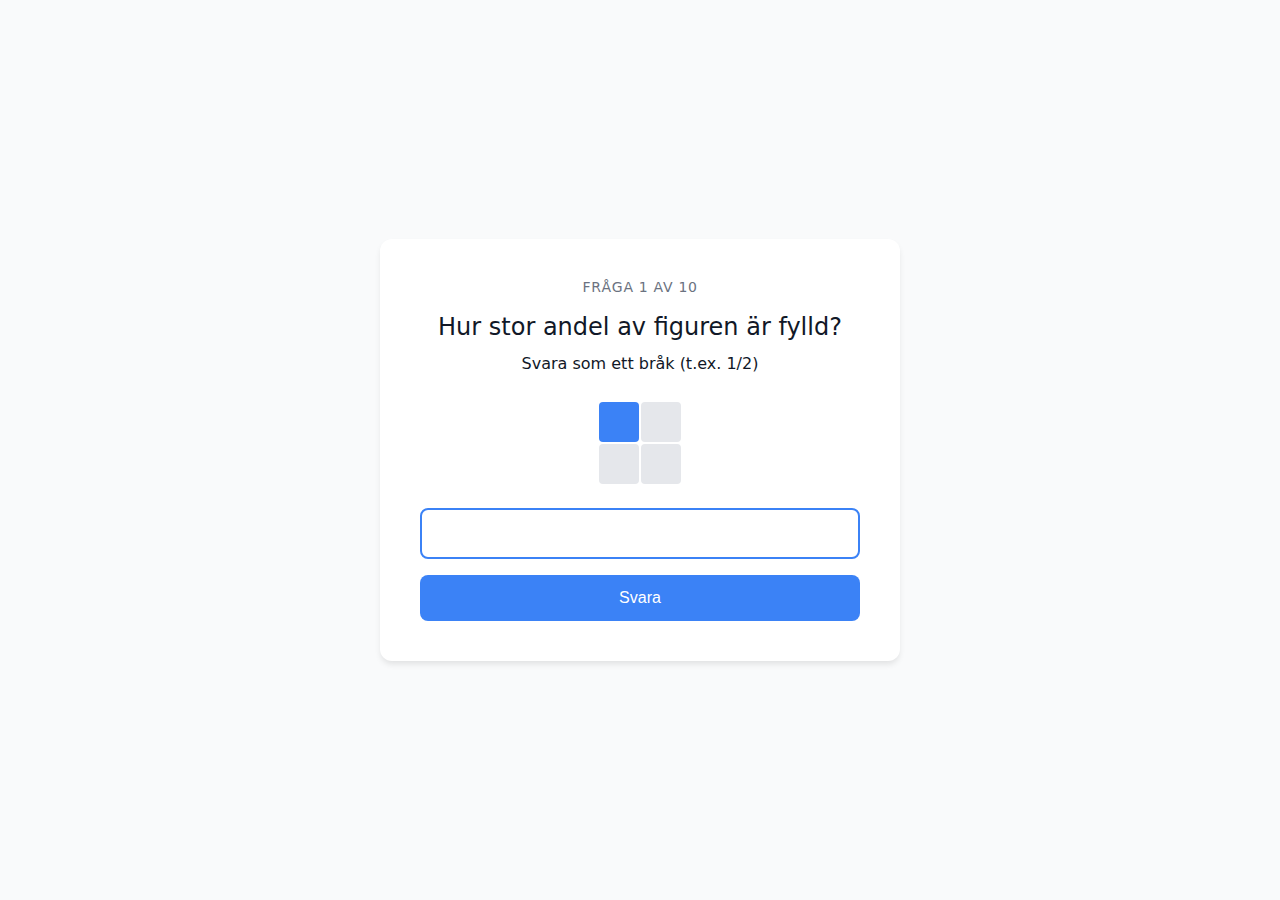
<file: estrid-matte/index.html>
<!DOCTYPE html>
<html lang="sv">

<head>
    <meta charset="UTF-8">
    <meta name="viewport" content="width=device-width, initial-scale=1.0">
    <title>Mattetest</title>
    <style>
        :root {
            --bg: #f9fafb;
            --surface: #ffffff;
            --text: #111827;
            --muted: #6b7280;
            --primary: #3b82f6;
            --primary-hover: #2563eb;
            --border: #e5e7eb;
            --success: #16a34a;
            --success-bg: #dcfce7;
            --danger: #dc2626;
            --danger-bg: #fee2e2;
        }

        * {
            box-sizing: border-box;
            margin: 0;
            padding: 0;
        }

        body {
            font-family: system-ui, sans-serif;
            background: var(--bg);
            color: var(--text);
            display: flex;
            justify-content: center;
            align-items: center;
            min-height: 100vh;
            padding: 2rem 1rem;
        }

        .container {
            background: var(--surface);
            padding: 2.5rem;
            border-radius: 12px;
            box-shadow: 0 4px 6px -1px rgba(0, 0, 0, 0.1);
            width: 100%;
            max-width: 520px;
            text-align: center;
        }

        .hidden {
            display: none !important;
        }

        h1 {
            font-size: 1.5rem;
            font-weight: 600;
            margin-bottom: 1.5rem;
        }

        #progressInfo {
            font-size: 0.875rem;
            color: var(--muted);
            margin-bottom: 1rem;
            text-transform: uppercase;
            letter-spacing: 0.05em;
        }

        #questionText {
            font-size: 1.5rem;
            font-weight: 500;
            margin-bottom: 1.5rem;
            line-height: 1.4;
        }

        #visualContent {
            margin-bottom: 1.5rem;
        }

        .grid-fraction {
            display: grid;
            gap: 2px;
            margin: 0 auto;
            justify-content: center;
            width: fit-content;
        }

        .grid-cell {
            width: 40px;
            height: 40px;
            border-radius: 4px;
        }

        input {
            width: 100%;
            padding: 0.75rem;
            font-size: 1.25rem;
            border: 2px solid var(--border);
            border-radius: 8px;
            margin-bottom: 1rem;
            text-align: center;
            outline: none;
            transition: border-color 0.2s;
        }

        input:focus {
            border-color: var(--primary);
        }

        button {
            width: 100%;
            background: var(--primary);
            color: white;
            border: none;
            padding: 0.875rem;
            border-radius: 8px;
            font-size: 1rem;
            font-weight: 500;
            cursor: pointer;
            transition: background 0.2s;
        }

        button:hover {
            background: var(--primary-hover);
        }

        #resultScore {
            font-size: 3rem;
            font-weight: 700;
            color: var(--primary);
            margin: 1.5rem 0;
        }

        #reportList {
            text-align: left;
            margin-bottom: 2rem;
            display: flex;
            flex-direction: column;
            gap: 0.75rem;
        }

        .report-item {
            padding: 1rem;
            border-radius: 8px;
            font-size: 0.95rem;
            border: 1px solid;
        }

        .report-item.correct {
            background: var(--success-bg);
            border-color: var(--success);
            color: #14532d;
        }

        .report-item.incorrect {
            background: var(--danger-bg);
            border-color: var(--danger);
            color: #7f1d1d;
        }

        .report-meta {
            font-size: 0.85rem;
            margin-top: 0.5rem;
            font-weight: 600;
            opacity: 0.9;
        }
    </style>
</head>

<body>
    <div class="container">
        <div id="quizSection">
            <div id="progressInfo"></div>
            <div id="questionText"></div>
            <div id="visualContent"></div>
            <form id="answerForm">
                <input type="text" id="answerInput" autocomplete="off" required>
                <button type="submit">Svara</button>
            </form>
        </div>
        <div id="resultSection" class="hidden">
            <h1>Testet är klart!</h1>
            <div id="resultScore"></div>
            <div id="reportList"></div>
            <button id="restartBtn">Börja ny omgång</button>
        </div>
    </div>

    <script>
        const QUESTIONS_PER_SESSION = 10;
        let sessionQuestions = [];
        let currentQuestionIndex = 0;
        let currentScore = 0;

        const quizSection = document.getElementById('quizSection');
        const resultSection = document.getElementById('resultSection');
        const progressInfo = document.getElementById('progressInfo');
        const questionText = document.getElementById('questionText');
        const visualContent = document.getElementById('visualContent');
        const answerInput = document.getElementById('answerInput');
        const answerForm = document.getElementById('answerForm');
        const resultScore = document.getElementById('resultScore');
        const reportList = document.getElementById('reportList');
        const restartBtn = document.getElementById('restartBtn');

        const randomInt = (min, max) => Math.floor(Math.random() * (max - min + 1)) + min;

        const numToSwedish = (num) => {
            const ones = ["", "ett", "två", "tre", "fyra", "fem", "sex", "sju", "åtta", "nio"];
            const teens = ["tio", "elva", "tolv", "tretton", "fjorton", "femton", "sexton", "sjutton", "arton", "nitton"];
            const tens = ["", "tio", "tjugo", "trettio", "fyrtio", "femtio", "sextio", "sjuttio", "åttio", "nittio"];

            const build99 = (n) => {
                if (n < 10) return ones[n];
                if (n < 20) return teens[n - 10];
                return tens[Math.floor(n / 10)] + ones[n % 10];
            };

            const build999 = (n) => {
                if (n < 100) return build99(n);
                const h = Math.floor(n / 100);
                return (h === 1 ? "etthundra" : ones[h] + "hundra") + build99(n % 100);
            };

            const th = Math.floor(num / 1000);
            return (th === 1 ? "ettusen" : ones[th] + "tusen") + build999(num % 1000);
        };

        const generateTextToNumber = () => {
            const number = randomInt(1100, 9999);
            return { text: `Skriv talet med siffror: ${numToSwedish(number)}`, answer: number.toString(), type: 'standard' };
        };

        const generateTimeAddition = () => {
            const h = randomInt(8, 16);
            const m = randomInt(0, 11) * 5;
            const addM = randomInt(1, 11) * 5;

            let endH = h;
            let endM = m + addM;
            if (endM >= 60) {
                endM -= 60;
                endH += 1;
            }

            const format = (hrs, mins) => `${hrs.toString().padStart(2, '0')}:${mins.toString().padStart(2, '0')}`;
            return { text: `Klockan är ${format(h, m)}. Vad är klockan om ${addM} minuter?`, answer: format(endH, endM), type: 'standard' };
        };

        const generateFractionGrid = () => {
            const cols = randomInt(2, 5);
            const rows = randomInt(2, 3);
            const total = cols * rows;
            const filled = randomInt(1, total - 1);

            let cells = Array(total).fill(false).fill(true, 0, filled);
            cells.sort(() => Math.random() - 0.5);

            const gridHtml = `
                <div class="grid-fraction" style="grid-template-columns: repeat(${cols}, 40px);">
                    ${cells.map(c => `<div class="grid-cell" style="background: ${c ? 'var(--primary)' : 'var(--border)'};"></div>`).join('')}
                </div>
            `;

            return { text: `Hur stor andel av figuren är fylld?<br><span style="font-size:1rem;font-weight:normal;">Svara som ett bråk (t.ex. 1/2)</span>`, visual: gridHtml, type: 'fraction', num: filled, den: total, answer: `${filled}/${total}` };
        };

        const generateEquation = () => {
            const x = randomInt(10, 100);
            const a = randomInt(10, 150);
            return { text: `x + ${a} = ${x + a}<br>Vad är x?`, answer: x.toString(), type: 'standard' };
        };

        const generateMean = () => {
            const count = randomInt(3, 5);
            let sum = 0;
            let nums = [];
            for (let i = 0; i < count; i++) {
                const n = randomInt(2, 12);
                nums.push(n);
                sum += n;
            }
            const rem = sum % count;
            if (rem !== 0) {
                nums[0] += (count - rem);
                sum += (count - rem);
            }
            return { text: `Beräkna medelvärdet av talen: ${nums.join(', ')}`, answer: (sum / count).toString(), type: 'standard' };
        };

        const generateUnitConversion = () => {
            const subTypes = [
                () => { const q = randomInt(2, 6); return { text: `Hur många månader är ${q} kvartal?`, answer: (q * 3).toString() }; },
                () => { const h = randomInt(2, 5); const m = randomInt(1, 59); return { text: `Hur många minuter är ${h} h och ${m} min?`, answer: (h * 60 + m).toString() }; },
                () => { const d = [2, 3, 4, 6, 8, 12][randomInt(0, 5)]; return { text: `Hur många timmar är 1/${d} dygn?`, answer: (24 / d).toString() }; },
                () => {
                    const h = randomInt(1, 4);
                    const m = randomInt(1, 59);
                    return { text: `Skriv ${h * 60 + m} minuter i timmar och minuter.<br><span style="font-size:1rem;font-weight:normal;">Svara i formatet h:mm (t.ex. 2:15)</span>`, answer: `${h}:${m.toString().padStart(2, '0')}` };
                }
            ];
            const generator = subTypes[randomInt(0, subTypes.length - 1)];
            return { ...generator(), type: 'standard' };
        };

        const generateAdd3 = () => {
            const a = randomInt(100, 999);
            const b = randomInt(100, 999);
            return { text: `${a} + ${b}`, answer: (a + b).toString(), type: 'standard' };
        };

        const generateSub3 = () => {
            const a = randomInt(200, 999);
            const b = randomInt(100, a - 1);
            return { text: `${a} - ${b}`, answer: (a - b).toString(), type: 'standard' };
        };

        const generateMul = () => {
            const a = randomInt(2, 9);
            const b = randomInt(100, 999);
            return { text: `${a} · ${b}`, answer: (a * b).toString(), type: 'standard' };
        };

        const generateDiv = () => {
            const a = randomInt(2, 9);
            const ans = randomInt(20, 150);
            return { text: `${a * ans} / ${a}`, answer: ans.toString(), type: 'standard' };
        };

        const questionGenerators = [
            generateTextToNumber, generateTimeAddition, generateFractionGrid,
            generateEquation, generateMean, generateUnitConversion,
            generateAdd3, generateSub3, generateMul, generateDiv
        ];

        const buildSession = () => {
            sessionQuestions = [...questionGenerators]
                .sort(() => Math.random() - 0.5)
                .map(generator => generator());
            currentQuestionIndex = 0;
            currentScore = 0;
        };

        const renderQuestion = () => {
            const q = sessionQuestions[currentQuestionIndex];
            progressInfo.textContent = `Fråga ${currentQuestionIndex + 1} av ${QUESTIONS_PER_SESSION}`;
            questionText.innerHTML = q.text;

            visualContent.innerHTML = q.visual || '';
            visualContent.className = q.visual ? '' : 'hidden';

            answerInput.value = '';
            answerInput.focus();
        };

        const evaluateAnswer = (q, userInput) => {
            const cleanInput = userInput.replace(/\s+/g, '').toLowerCase();
            if (q.type === 'fraction') {
                const parts = cleanInput.split('/');
                if (parts.length === 2) {
                    return (parseInt(parts[0], 10) * q.den) === (q.num * parseInt(parts[1], 10));
                }
                return false;
            }
            return cleanInput === q.answer.toLowerCase();
        };

        const buildReport = () => {
            reportList.innerHTML = '';
            sessionQuestions.forEach((q, idx) => {
                const item = document.createElement('div');
                item.className = `report-item ${q.isCorrect ? 'correct' : 'incorrect'}`;

                const questionHtml = q.text.replace(/<br>/g, ' ');
                const visualNote = q.type === 'fraction' ? ' (figur)' : '';

                item.innerHTML = `
                    <div><strong>${idx + 1}.</strong> ${questionHtml}${visualNote}</div>
                    <div class="report-meta">
                        Ditt svar: ${q.userAnswer || '-'} | Korrekt svar: ${q.type === 'fraction' ? q.answer + ' (eller likvärdigt)' : q.answer}
                    </div>
                `;
                reportList.appendChild(item);
            });
        };

        const showResults = () => {
            quizSection.classList.add('hidden');
            resultSection.classList.remove('hidden');
            resultScore.textContent = `${currentScore} / ${QUESTIONS_PER_SESSION}`;
            buildReport();
        };

        const handleAnswer = (e) => {
            e.preventDefault();
            const q = sessionQuestions[currentQuestionIndex];
            q.userAnswer = answerInput.value;
            q.isCorrect = evaluateAnswer(q, answerInput.value);

            if (q.isCorrect) currentScore++;

            currentQuestionIndex++;
            if (currentQuestionIndex < QUESTIONS_PER_SESSION) {
                renderQuestion();
            } else {
                showResults();
            }
        };

        const startNewSession = () => {
            resultSection.classList.add('hidden');
            quizSection.classList.remove('hidden');
            buildSession();
            renderQuestion();
        };

        answerForm.addEventListener('submit', handleAnswer);
        restartBtn.addEventListener('click', startNewSession);

        startNewSession();
    </script>
</body>

</html>
</file>
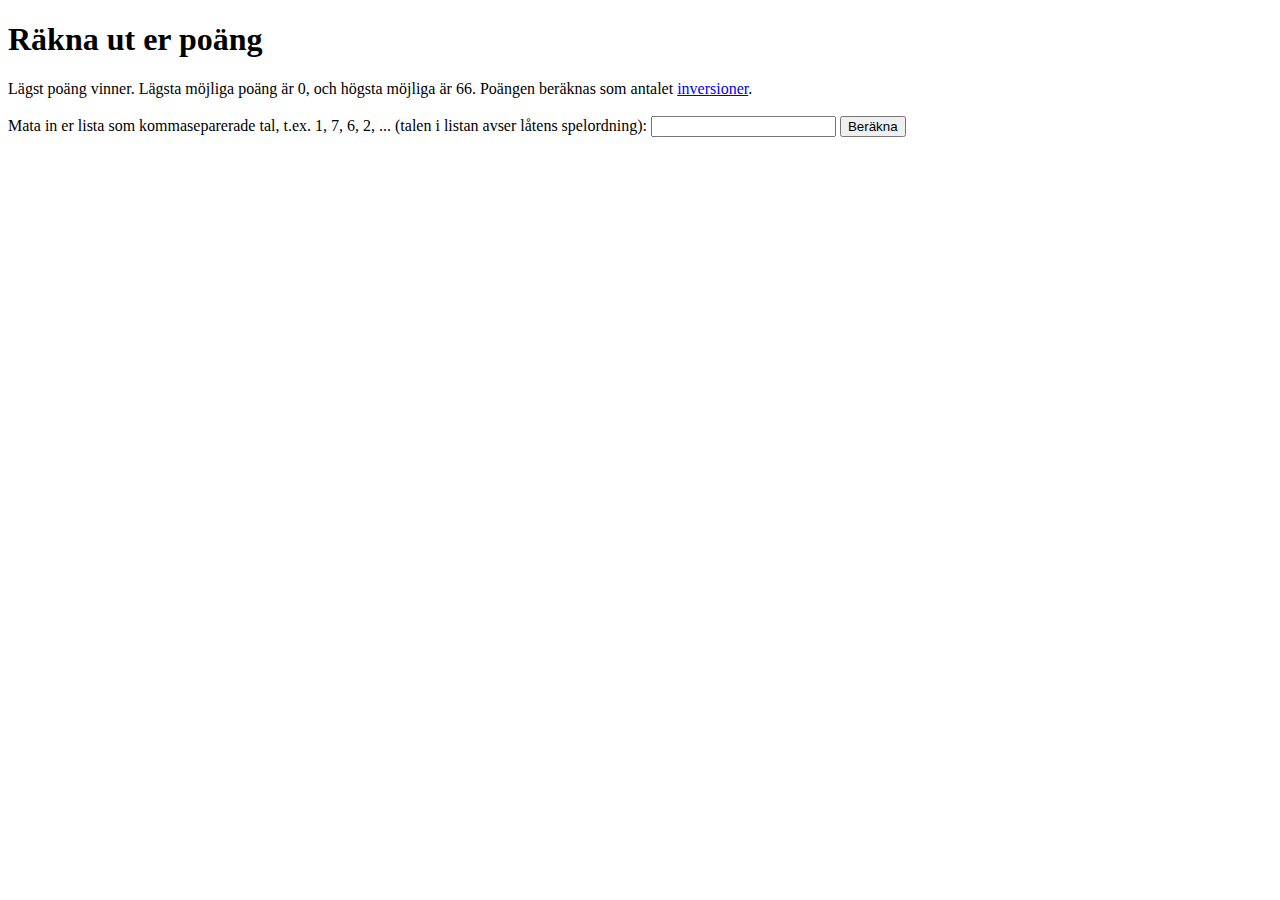
<file: kosta/index.html>
<!DOCTYPE html>
<html>
<head>
  <title>The force is strong with this one -- Matematik i Kosta</title>
</head>
<body>
  <h1>Räkna ut er poäng</h1>
  Lägst poäng vinner. Lägsta möjliga poäng är 0, och högsta möjliga är 66. Poängen beräknas som antalet <a href="https://sv.wikipedia.org/wiki/Inversion_(kombinatorik)">inversioner</a>.


  <br><br>
  <form id="inversionForm">
    <label for="vector">Mata in er lista som kommaseparerade tal, t.ex. 1, 7, 6, 2, ... (talen i listan avser låtens spelordning):</label>
 <input type="text" id="vector" name="vector" required>
    <button type="submit">Beräkna</button>
  </form>
  <p id="result"></p>

  <script>
    function countInversions(arr) {
      let count = 0;
    
      function mergeSort(arr) {
        if (arr.length <= 1) {
          return arr;
        }

        const middle = Math.floor(arr.length / 2);
        const left = arr.slice(0, middle);
        const right = arr.slice(middle);

        return merge(mergeSort(left), mergeSort(right));
      }

  

      
      function merge(left, right) {
        let result = [];
        let leftIndex = 0;
        let rightIndex = 0;

        while (leftIndex < left.length && rightIndex < right.length) {
          if (left[leftIndex] <= right[rightIndex]) {
            result.push(left[leftIndex]);
            leftIndex++;
          } else {
            result.push(right[rightIndex]);
            rightIndex++;
            count += left.length - leftIndex;
          }
        }

        return result.concat(left.slice(leftIndex)).concat(right.slice(rightIndex));
      }

      mergeSort(arr);
      return count;
    }

    function replaceNumbers(list) {
        for (let i = 0; i < list.length; i++) {
          if (list[i] === 1) {
            list[i] = 11;
          } else if (list[i] === 2) {
            list[i] = 5;
          } else if (list[i] === 3) {
            list[i] = 7;
          } else if (list[i] === 4) {
            list[i] = 2;
          } else if (list[i] === 5) {
            list[i] = 3;
          } else if (list[i] === 6) {
            list[i] = 9;
          } else if (list[i] === 7) {
            list[i] = 6;
          } else if (list[i] === 8) {
            list[i] = 10;
          } else if (list[i] === 9) {
            list[i] = 4;
          } else if (list[i] === 10) {
            list[i] = 12;
          } else if (list[i] === 11) {
            list[i] = 8;
          } else if (list[i] === 12) {
            list[i] = 1;
          }
        }
        return list;
      }






    
    document.getElementById("inversionForm").addEventListener("submit", function(event) {
      event.preventDefault();
      const vectorInput = document.getElementById("vector").value;
      const vector = vectorInput.split(",").map(Number);
      const vector2 = replaceNumbers(vector)
      const inversionCount = countInversions(vector2);
      
      document.getElementById("result").innerText = "Antal inversioner: " + inversionCount;
    });
  </script>
</body>
</html>
</file>
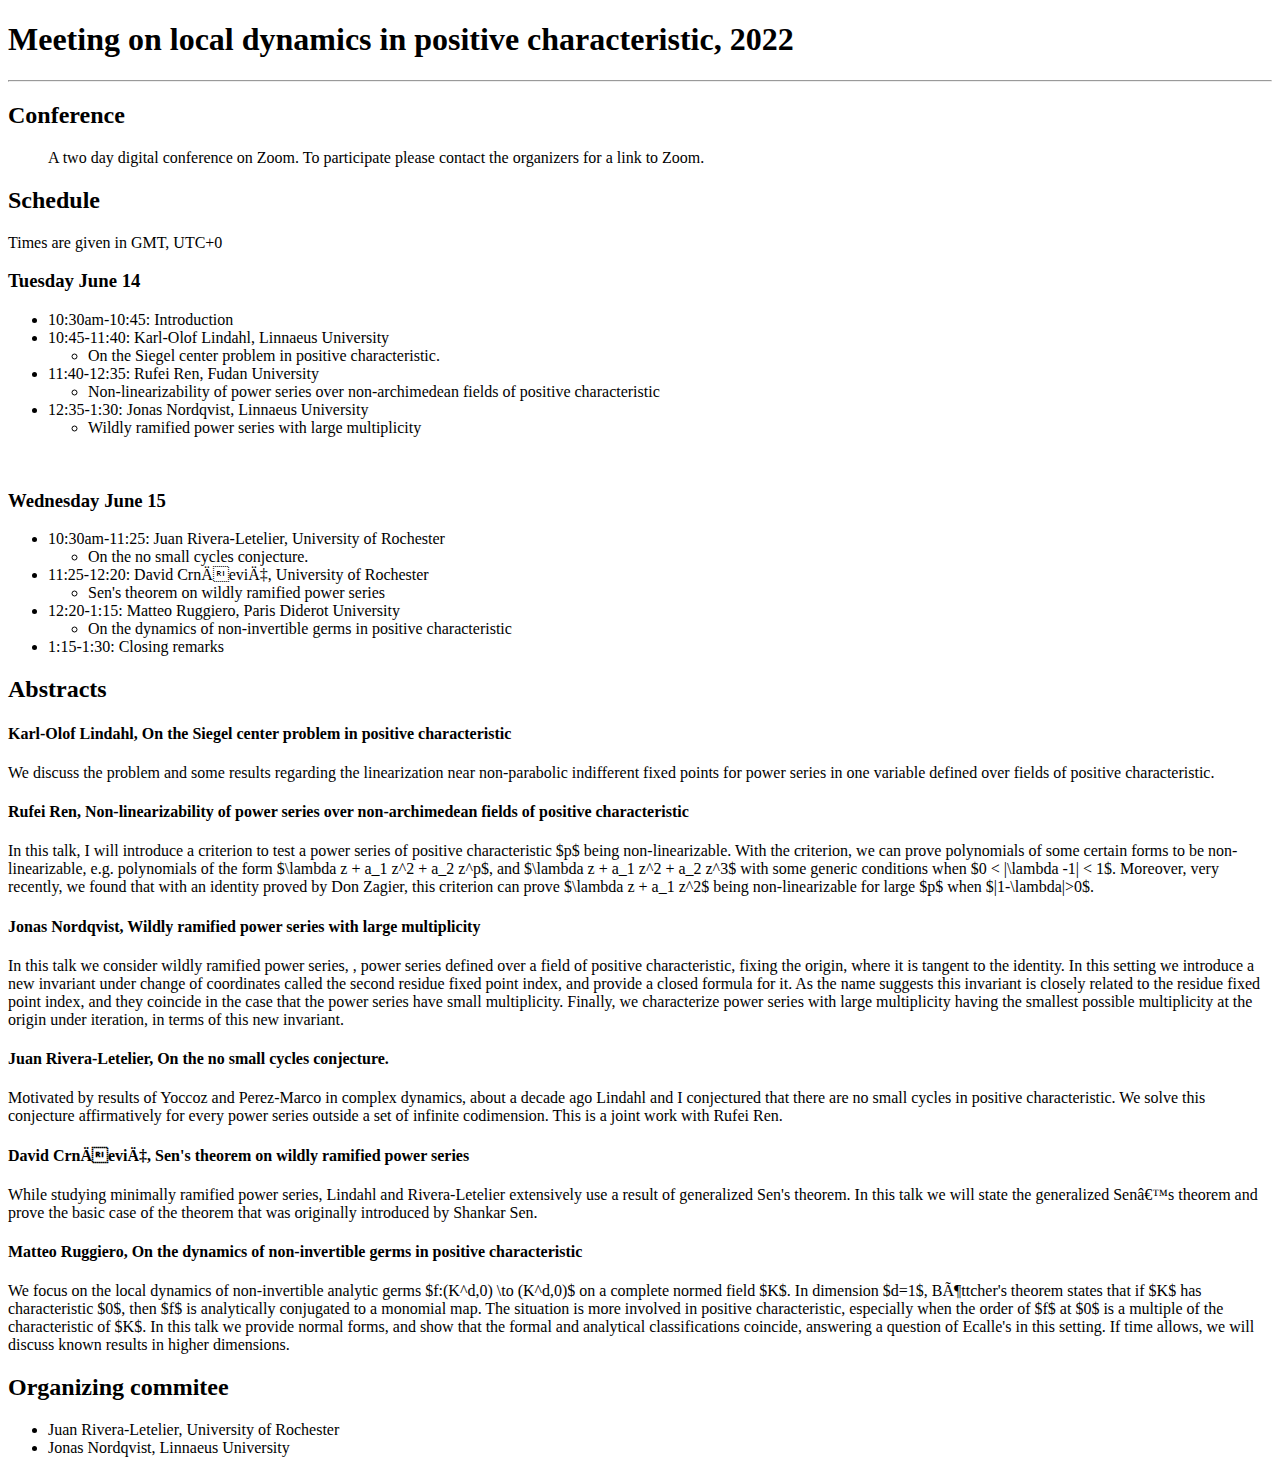
<file: meeting-local-dyn/index.html>
<!DOCTYPE html>
<html>
<body>


<script type="text/javascript" charset="utf-8" 
src="https://cdn.mathjax.org/mathjax/latest/MathJax.js?config=TeX-AMS-MML_HTMLorMML,
https://vincenttam.github.io/javascripts/MathJaxLocal.js"></script>



<h1>Meeting on local dynamics in positive characteristic, 2022</h1>


<hr>

<h2>Conference</h2>

<ul>
A two day digital conference on Zoom. To participate please contact the organizers for a link to Zoom.
</ul>

<h2>Schedule</h2>
Times are given in GMT, UTC+0
<h3>Tuesday June 14</h3>
<ul>
  <li>10:30am-10:45: Introduction</li>
  <li>10:45-11:40: Karl-Olof Lindahl, Linnaeus University</li>
	<ul>
		<li>On the Siegel center problem in positive characteristic.</li>		
	 </ul>
  <li>11:40-12:35: Rufei Ren, Fudan University</li>
	<ul>
		<li>Non-linearizability of power series over non-archimedean fields of positive characteristic</li>		
	 </ul>

  <li>12:35-1:30: Jonas Nordqvist, Linnaeus University</li>
	<ul>
		<li>Wildly ramified power series with large multiplicity</li>		
	 </ul>
</ul>
<br>

<h3>Wednesday June 15</h3>
<ul>
  <li>10:30am-11:25: Juan Rivera-Letelier, University of Rochester</li>
	<ul>
		<li>On the no small cycles conjecture.</li>		
	 </ul>
  <li>11:25-12:20: David Crnčević, University of Rochester</li>
	<ul>
		<li>Sen's theorem on wildly ramified power series</li>		
	 </ul>
  <li>12:20-1:15: Matteo Ruggiero, Paris Diderot University</li>
	<ul>
		<li>On the dynamics of non-invertible germs in positive characteristic</li>		
	 </ul>

  <li>1:15-1:30: Closing remarks</li>
</ul>

<ul>

</ul>



<h2>Abstracts</h2>

<h4>Karl-Olof Lindahl,  On the Siegel center problem in positive characteristic</h4>
We discuss the problem and some results regarding the linearization near non-parabolic indifferent fixed points for power series in one variable defined over fields of positive characteristic.
<br>

<h4>Rufei Ren, Non-linearizability of power series over non-archimedean fields of positive characteristic</h4>
In this talk, I will introduce a criterion to test a power series of positive characteristic $p$ being non-linearizable. With the criterion, we can prove polynomials of some certain forms to be non-linearizable, e.g. polynomials of the form $\lambda z + a_1 z^2 + a_2 z^p$, and $\lambda z + a_1 z^2 + a_2 z^3$ with some generic conditions when $0 < |\lambda -1| < 1$. Moreover, very recently, we found that with an identity proved by Don Zagier, this criterion can prove $\lambda z + a_1 z^2$ being non-linearizable for large $p$ when $|1-\lambda|>0$.
<br>

<h4>Jonas Nordqvist, Wildly ramified power series with large multiplicity</h4>
In this talk we consider wildly ramified power series, <it><i.e.</it>, power series defined over a field of positive characteristic, fixing the origin, where it is tangent to the identity. In this setting we introduce a new invariant under change of coordinates called the <it>second residue fixed point index</it>, and provide a closed formula for it. As the name suggests this invariant is closely related to the residue fixed point index, and they coincide in the case that the power series have small multiplicity. Finally, we characterize power series with large multiplicity having the smallest possible multiplicity at the origin under iteration, in terms of this new invariant.
<br>

<h4>Juan Rivera-Letelier, On the no small cycles conjecture.</h4>
Motivated by results of Yoccoz and Perez-Marco in complex dynamics, about a decade ago Lindahl and I conjectured that there are no small cycles in positive characteristic. We solve this conjecture affirmatively for every power series outside a set of infinite codimension.
This is a joint work with Rufei Ren.
<br>

<h4>David Crnčević, Sen's theorem on wildly ramified power series</h4>
While studying minimally ramified power series, Lindahl and Rivera-Letelier extensively use a result of generalized Sen's theorem. In this talk we will state the generalized Sen’s theorem and prove the basic case of the theorem that was originally introduced by Shankar Sen.
<br>

<h4>Matteo Ruggiero, On the dynamics of non-invertible germs in positive characteristic</h4>
We focus on the local dynamics of non-invertible analytic germs $f:(K^d,0) \to (K^d,0)$ on a complete normed field $K$. In dimension $d=1$, Böttcher's theorem states that if $K$ has characteristic $0$, then $f$ is analytically conjugated to a monomial map. The situation is more involved in positive characteristic, especially when the order of $f$ at $0$ is a multiple of the characteristic of $K$. In this talk we provide normal forms, and show that the formal and analytical classifications coincide, answering a question of Ecalle's in this setting. If time allows, we will discuss known results in higher dimensions.
<br>




<h2>Organizing commitee</h2>

<ul>
<li>Juan Rivera-Letelier, University of Rochester</li>
<li>Jonas Nordqvist, Linnaeus University</li>
</ul>



</body>
</html>
</file>
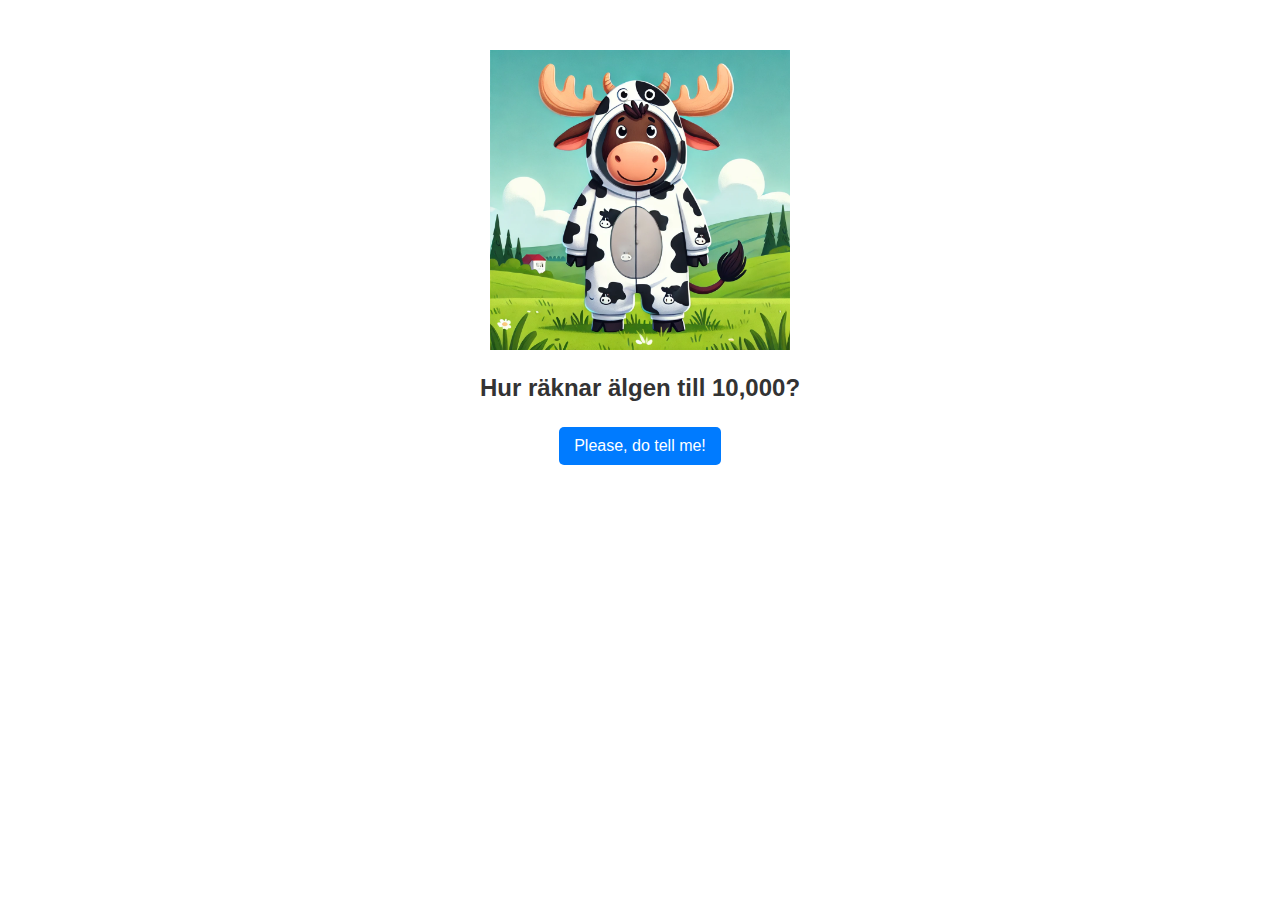
<file: Moose/index.html>
<!DOCTYPE html>
<html lang="en">

<head>
  <meta charset="UTF-8">
  <meta name="viewport" content="width=device-width, initial-scale=1.0">
  <title>Moose</title>
  <style>
    body {
      font-family: Arial, sans-serif;
      text-align: center;
      margin: 50px;
    }

    img {
      max-width: 300px;
      height: auto;
      margin-bottom: 20px;
    }

    .joke-container {
      font-size: 1.5em;
      font-weight: bold;
      color: #333;
      margin-bottom: 15px;
    }

    .punchline {
      display: none;
      font-size: 1.3em;
      font-style: italic;
      color: #555;
      margin-top: 10px;
    }

    button {
      padding: 10px 15px;
      font-size: 1em;
      cursor: pointer;
      border: none;
      background-color: #007bff;
      color: white;
      border-radius: 5px;
      margin-top: 10px;
    }

    button:hover {
      background-color: #0056b3;
    }

    #newJokeButton {
      display: none;
      background-color: #007bff;
    }

    #newJokeButton:hover {
      background-color: #0056b3;
    }
  </style>
  <script>
    const jokes = [
      { setup: "Vad är älgarnas favoritmat?", punchline: "Potatismoose" },
      { setup: "Vem är älgens favoritsläkting?", punchline: "Moostern" },
      { setup: "Vilken del av veckan gillar älgen bäst?", punchline: "Hälgen" },
      { setup: "Vilken älgens favoritfågel?", punchline: "Fiskmoosen" },
      { setup: "Vilken tid på året tar älgen det som mest lugnt?", punchline: "Julhälgen" },
      { setup: "Vad dricker älgen helst?", punchline: "Julmoost" },
      { setup: "Vad är älgens favoritansiktsbehåring?", punchline: "Moostache" },
      { setup: "Hur räknar älgen till 10,000?", punchline: "Katten, moosen, tio tusen." },
    ];

    function showRandomJoke() {
      const jokeContainer = document.getElementById("joke");
      const punchlineContainer = document.getElementById("punchline");
      const revealButton = document.getElementById("revealButton");
      const newJokeButton = document.getElementById("newJokeButton");

      const randomIndex = Math.floor(Math.random() * jokes.length);
      const joke = jokes[randomIndex];

      jokeContainer.textContent = joke.setup;
      punchlineContainer.textContent = joke.punchline;

      punchlineContainer.style.display = "none";
      revealButton.style.display = "inline-block";
      newJokeButton.style.display = "none";
    }

    function revealPunchline() {
      document.getElementById("punchline").style.display = "block";
      document.getElementById("revealButton").style.display = "none";
      document.getElementById("newJokeButton").style.display = "inline-block";
    }
  </script>
</head>

<body onload="showRandomJoke()">

  <img src="moose-cow.png" alt="Moose cow">

  <div class="joke-container" id="joke">

  </div>

  <div class="punchline" id="punchline">

  </div>

  <button id="revealButton" onclick="revealPunchline()">Please, do tell me!</button>
  <button id="newJokeButton" onclick="showRandomJoke()">En till!</button>

</body>

</html>
</file>
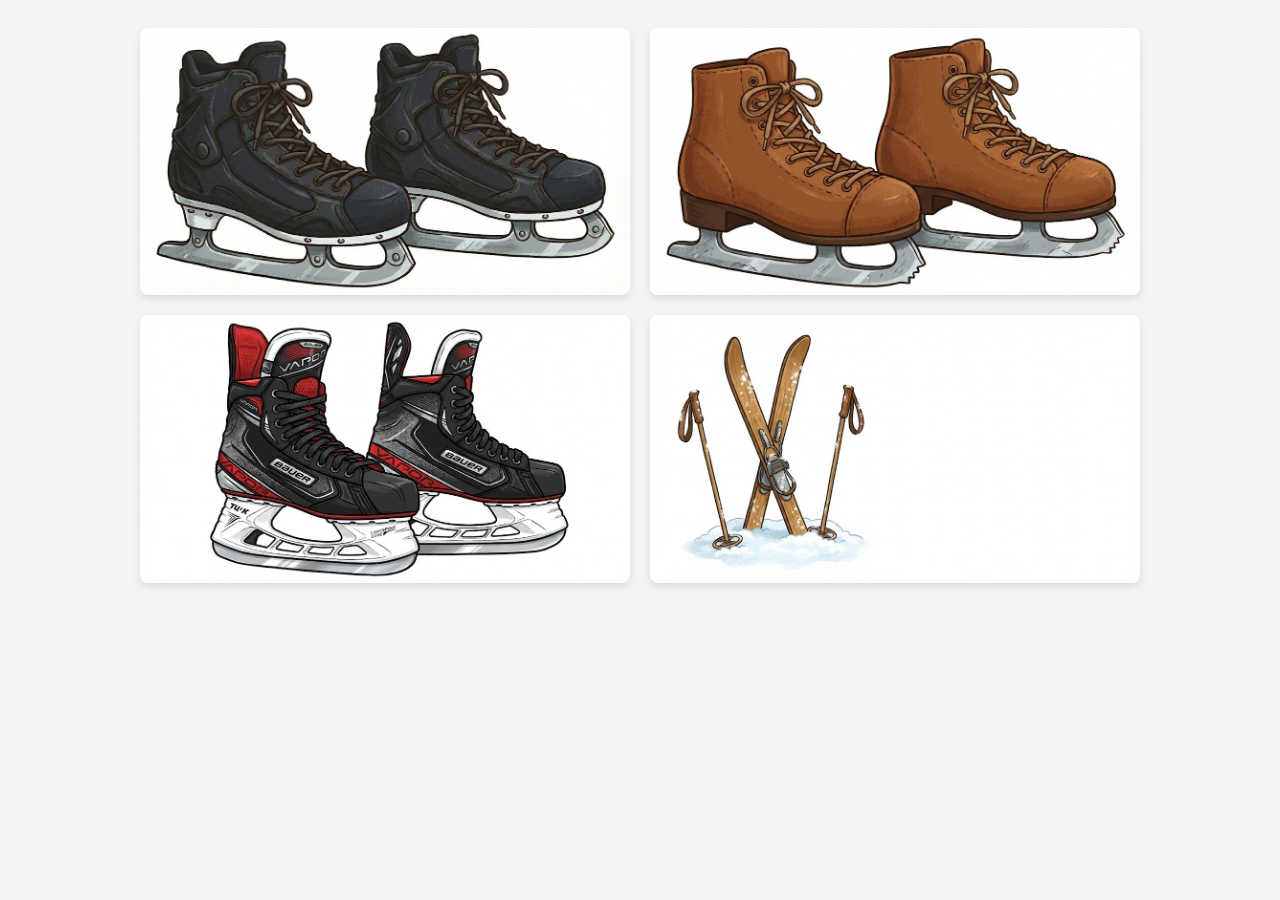
<file: skridskor/index.html>
<!DOCTYPE html>
<html lang="sv">
<head>
    <meta charset="UTF-8">
    <meta name="viewport" content="width=device-width, initial-scale=1.0">
    <title>Mina Skisser</title>
    <style>
        body {
            font-family: sans-serif;
            display: flex;
            justify-content: center;
            padding: 20px;
            background-color: #f4f4f4;
        }
        .gallery {
            display: grid;
            grid-template-columns: repeat(2, 1fr);
            gap: 20px;
            max-width: 1000px;
        }
        .gallery img {
            width: 100%;
            height: auto;
            border-radius: 8px;
            box-shadow: 0 4px 8px rgba(0,0,0,0.1);
            background-color: white;
        }
        @media (max-width: 600px) {
            .gallery {
                grid-template-columns: 1fr;
            }
        }
    </style>
</head>
<body>

    <div class="gallery">
        <img src="image.png" alt="Tecknade skridskor 1">
        <img src="image2.png" alt="Tecknade skridskor 2">
        <img src="image3.png" alt="Tecknade skridskor 3">
        <img src="image4.png" alt="Skidor i snön">
    </div>

</body>
</html>
</file>
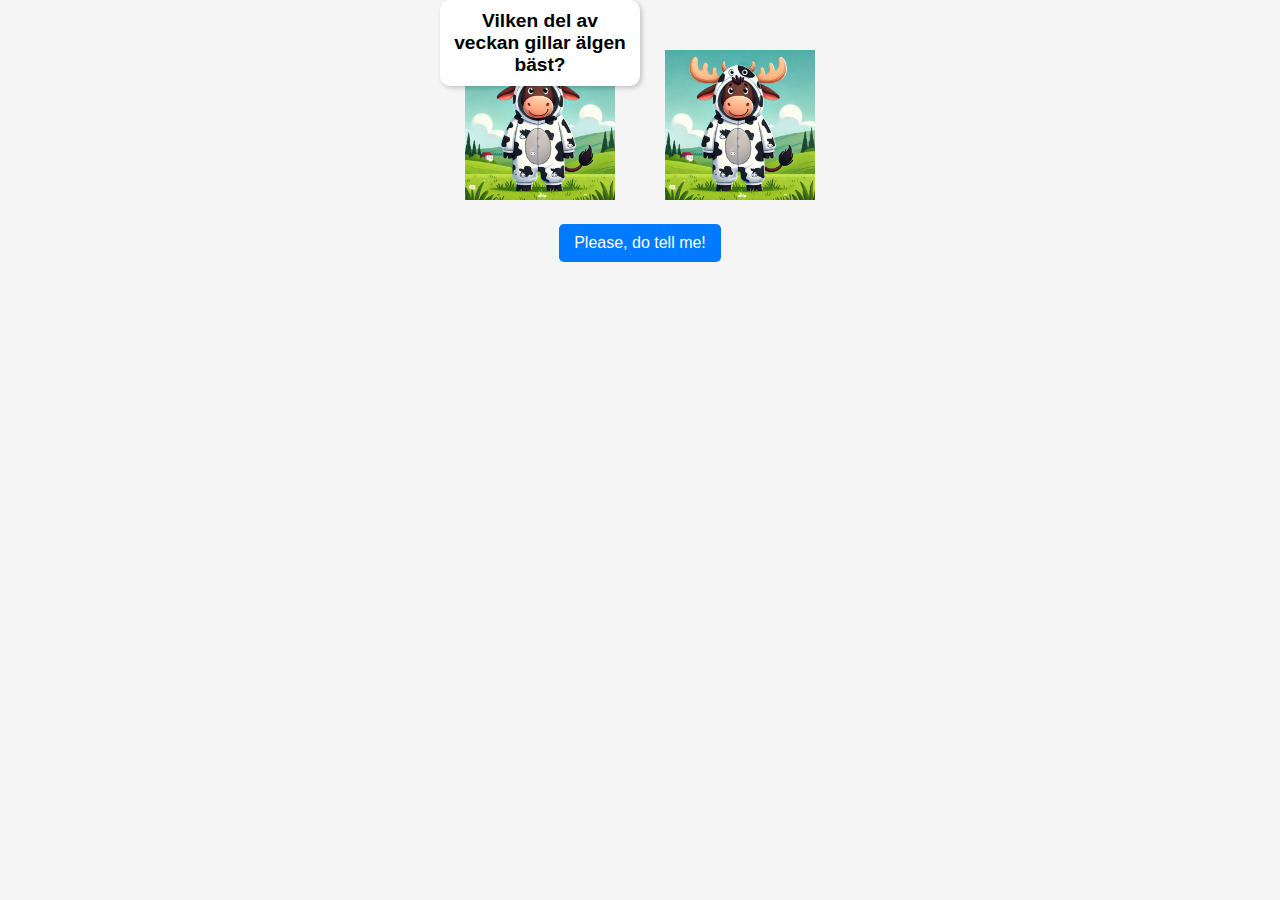
<file: moose-jokes/v2.html>
<!DOCTYPE html>
<html lang="en">

<head>
    <meta charset="UTF-8">
    <meta name="viewport" content="width=device-width, initial-scale=1.0">
    <title>Moose Jokes</title>
    <style>
        body {
            font-family: Arial, sans-serif;
            text-align: center;
            margin: 50px;
            background-color: #f5f5f5;
        }

        .container {
            display: flex;
            justify-content: center;
            align-items: center;
            gap: 50px;
        }

        .character {
            position: relative;
            display: inline-block;
            width: 150px;
        }

        .character img {
            width: 100%;
        }

        .speech-bubble {
            position: absolute;
            top: -50px;
            left: 50%;
            transform: translateX(-50%);
            width: 180px;
            padding: 10px;
            background: white;
            border-radius: 10px;
            box-shadow: 2px 2px 5px rgba(0, 0, 0, 0.2);
            font-size: 1.2em;
            font-weight: bold;
            text-align: center;
        }

        .speech-bubble::after {
            content: "";
            position: absolute;
            bottom: -10px;
            left: 50%;
            transform: translateX(-50%);
            border-width: 10px;
            border-style: solid;
            border-color: white transparent transparent transparent;
        }

        .punchline {
            display: none;
            font-style: italic;
            font-weight: normal;
            background-color: #f0f0f0;
        }

        button {
            padding: 10px 15px;
            font-size: 1em;
            cursor: pointer;
            border: none;
            background-color: #007bff;
            color: white;
            border-radius: 5px;
            margin-top: 20px;
        }

        button:hover {
            background-color: #0056b3;
        }
    </style>
    <script>
        const jokes = [
            { setup: "Vad är älgarnas favoritmat?", punchline: "Potatismoose." },
            { setup: "Vem är älgens favoritsläkting?", punchline: "Moostern." },
            { setup: "Vilken del av veckan gillar älgen bäst?", punchline: "Hälgen." },
        ];

        function showRandomJoke() {
            const jokeContainer = document.getElementById("joke");
            const punchlineContainer = document.getElementById("punchline");
            const revealButton = document.getElementById("revealButton");
            const newJokeButton = document.getElementById("newJokeButton");

            const randomIndex = Math.floor(Math.random() * jokes.length);
            const joke = jokes[randomIndex];

            jokeContainer.textContent = joke.setup;
            punchlineContainer.textContent = joke.punchline;

            punchlineContainer.style.display = "none";
            revealButton.style.display = "inline-block";
            newJokeButton.style.display = "none";
        }

        function revealPunchline() {
            document.getElementById("punchline").style.display = "block";
            document.getElementById("revealButton").style.display = "none";
            document.getElementById("newJokeButton").style.display = "inline-block";
        }
    </script>
</head>

<body onload="showRandomJoke()">

    <div class="container">
        <!-- Första figuren -->
        <div class="character">
            <img src="imgs/char1.png" alt="Character 1">
            <div class="speech-bubble" id="joke"></div>
        </div>

        <!-- Andra figuren -->
        <div class="character">
            <img src="imgs/char2.png" alt="Character 2">
            <div class="speech-bubble punchline" id="punchline"></div>
        </div>
    </div>

    <button id="revealButton" onclick="revealPunchline()">Please, do tell me!</button>
    <button id="newJokeButton" onclick="showRandomJoke()">En till!</button>

</body>

</html>
</file>
